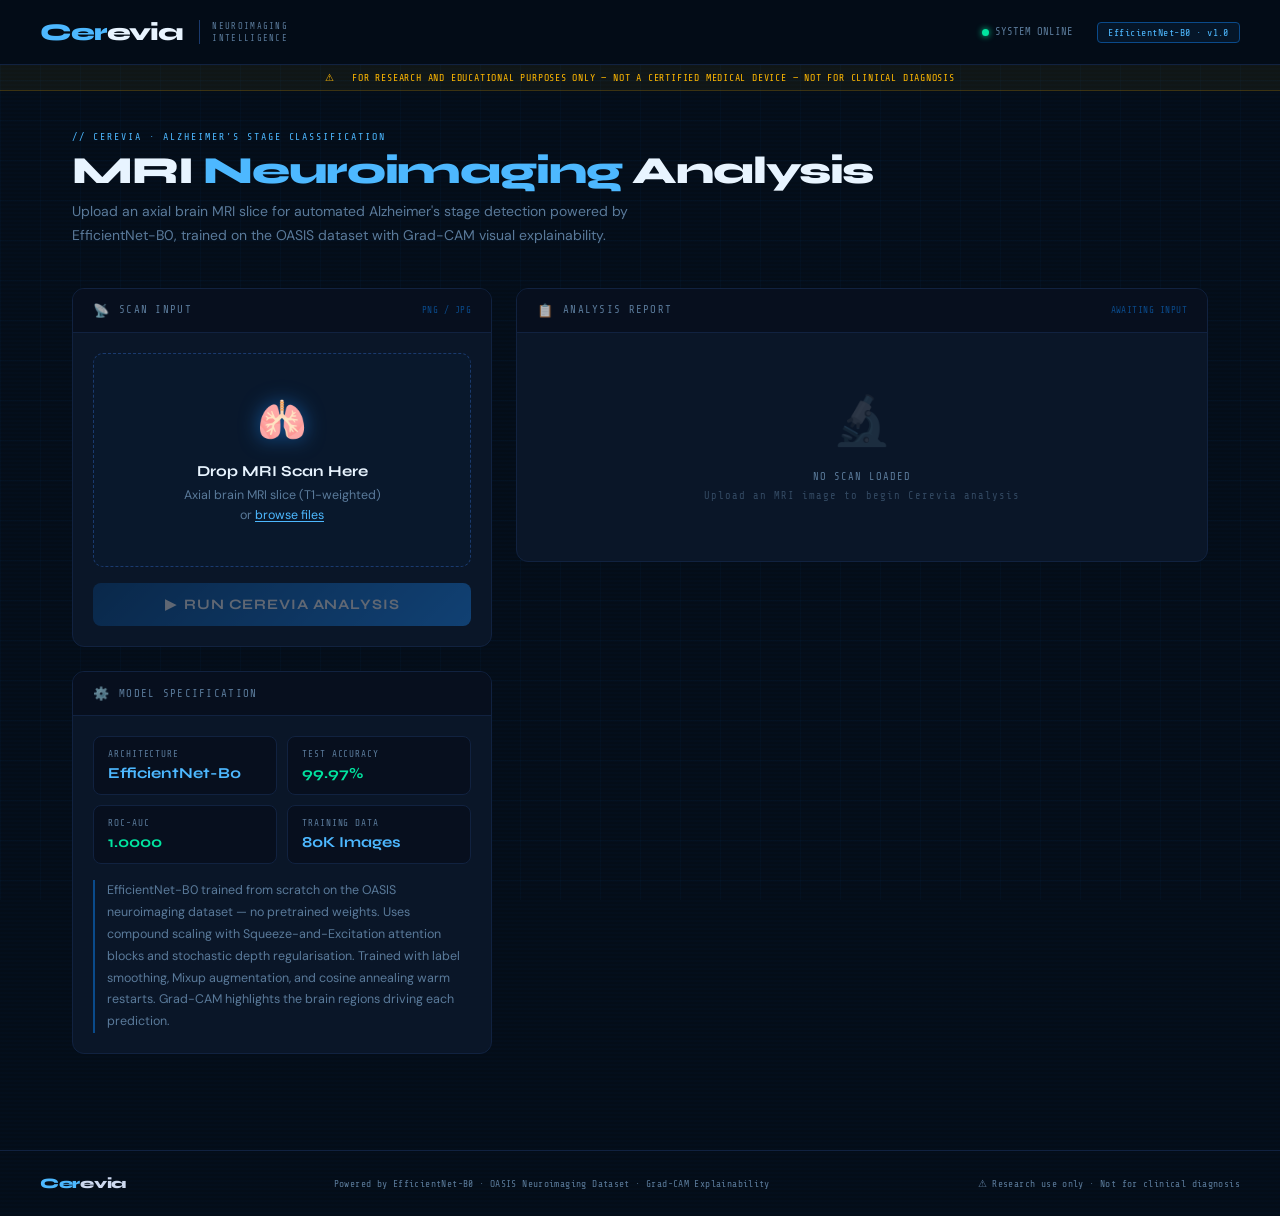
<file: cerevia-frontend/index.html>
<!DOCTYPE html>
<html lang="en">
<head>
  <meta charset="UTF-8"/>
  <meta name="viewport" content="width=device-width, initial-scale=1.0"/>
  <title>Cerevia — Alzheimer's MRI Analysis</title>
  <link href="https://fonts.googleapis.com/css2?family=Share+Tech+Mono&family=Syne:wght@400;600;700;800&family=DM+Sans:wght@300;400;500&display=swap" rel="stylesheet"/>
  <style>
    *, *::before, *::after { box-sizing: border-box; margin: 0; padding: 0; }

    :root {
      --bg-deep:     #040d18;
      --bg-panel:    #070f1e;
      --bg-card:     #0a1628;
      --bg-elevated: #0d1e35;
      --border:      #112240;
      --border-glow: #1a3a6e;
      --blue:        #1e90ff;
      --blue-bright: #4db8ff;
      --blue-dim:    #0a4a8a;
      --cyan:        #00d4ff;
      --green:       #00e5a0;
      --amber:       #ffb800;
      --red:         #ff4560;
      --text:        #cdd9f0;
      --text-dim:    #5a7a9a;
      --text-bright: #e8f4ff;
      --mono:        'Share Tech Mono', monospace;
      --display:     'Syne', sans-serif;
      --body:        'DM Sans', sans-serif;
    }

    html { scroll-behavior: smooth; }

    body {
      background: var(--bg-deep);
      color: var(--text);
      font-family: var(--body);
      min-height: 100vh;
      overflow-x: hidden;
      background-image:
        repeating-linear-gradient(
          0deg,
          transparent,
          transparent 2px,
          rgba(0, 100, 255, 0.015) 2px,
          rgba(0, 100, 255, 0.015) 4px
        );
    }

    body::before {
      content: '';
      position: fixed;
      inset: 0;
      background-image:
        linear-gradient(rgba(30, 144, 255, 0.03) 1px, transparent 1px),
        linear-gradient(90deg, rgba(30, 144, 255, 0.03) 1px, transparent 1px);
      background-size: 40px 40px;
      pointer-events: none;
      z-index: 0;
    }

    /* ── Header ── */
    header {
      position: relative;
      z-index: 10;
      border-bottom: 1px solid var(--border);
      background: rgba(4, 13, 24, 0.95);
      backdrop-filter: blur(12px);
      padding: 0 2rem;
    }

    .header-inner {
      max-width: 1200px;
      margin: 0 auto;
      display: flex;
      align-items: center;
      justify-content: space-between;
      height: 64px;
    }

    .logo-group {
      display: flex;
      align-items: center;
      gap: 12px;
    }

    .logo-mark {
      display: flex;
      align-items: center;
      gap: 0;
    }

    .logo-mark .c1 {
      font-family: var(--display);
      font-weight: 800;
      font-size: 1.5rem;
      color: var(--blue-bright);
      letter-spacing: -0.04em;
    }

    .logo-mark .c2 {
      font-family: var(--display);
      font-weight: 800;
      font-size: 1.5rem;
      color: var(--text-bright);
      letter-spacing: -0.04em;
    }

    .logo-tagline {
      font-family: var(--mono);
      font-size: 0.55rem;
      color: var(--text-dim);
      letter-spacing: 0.15em;
      text-transform: uppercase;
      border-left: 1px solid var(--border-glow);
      padding-left: 12px;
      margin-left: 4px;
      line-height: 1.4;
    }

    .header-meta {
      display: flex;
      align-items: center;
      gap: 1.5rem;
    }

    .status-dot {
      display: flex;
      align-items: center;
      gap: 6px;
      font-family: var(--mono);
      font-size: 0.65rem;
      color: var(--text-dim);
    }

    .dot {
      width: 7px; height: 7px;
      border-radius: 50%;
      background: var(--green);
      box-shadow: 0 0 6px var(--green);
      animation: pulse-dot 2s infinite;
    }

    @keyframes pulse-dot {
      0%, 100% { opacity: 1; }
      50% { opacity: 0.3; }
    }

    .model-badge {
      font-family: var(--mono);
      font-size: 0.62rem;
      color: var(--blue-bright);
      background: rgba(30, 144, 255, 0.08);
      border: 1px solid var(--blue-dim);
      border-radius: 4px;
      padding: 4px 10px;
      letter-spacing: 0.05em;
    }

    /* ── Disclaimer ── */
    .disclaimer-banner {
      position: relative;
      z-index: 10;
      background: rgba(255, 184, 0, 0.05);
      border-bottom: 1px solid rgba(255, 184, 0, 0.18);
      padding: 7px 2rem;
      text-align: center;
      font-family: var(--mono);
      font-size: 0.62rem;
      color: var(--amber);
      letter-spacing: 0.08em;
    }

    /* ── Main ── */
    main {
      position: relative;
      z-index: 1;
      max-width: 1200px;
      margin: 0 auto;
      padding: 2.5rem 2rem 4rem;
    }

    .page-title {
      margin-bottom: 2.5rem;
      animation: fadeUp 0.6s ease both;
    }

    .page-title .label {
      font-family: var(--mono);
      font-size: 0.62rem;
      color: var(--blue-bright);
      letter-spacing: 0.2em;
      text-transform: uppercase;
      margin-bottom: 0.5rem;
    }

    .page-title h1 {
      font-family: var(--display);
      font-size: clamp(1.6rem, 3vw, 2.4rem);
      font-weight: 800;
      color: var(--text-bright);
      letter-spacing: -0.03em;
      line-height: 1.1;
    }

    .page-title h1 span { color: var(--blue-bright); }

    .page-title p {
      margin-top: 0.5rem;
      font-size: 0.875rem;
      color: var(--text-dim);
      max-width: 560px;
      line-height: 1.7;
    }

    /* ── Workspace ── */
    .workspace {
      display: grid;
      grid-template-columns: 420px 1fr;
      gap: 1.5rem;
      align-items: start;
    }

    @media (max-width: 900px) {
      .workspace { grid-template-columns: 1fr; }
    }

    /* ── Panel ── */
    .panel {
      background: var(--bg-card);
      border: 1px solid var(--border);
      border-radius: 12px;
      overflow: hidden;
      animation: fadeUp 0.6s ease both;
    }

    .panel-header {
      display: flex;
      align-items: center;
      gap: 10px;
      padding: 13px 20px;
      border-bottom: 1px solid var(--border);
      background: var(--bg-panel);
    }

    .panel-header .icon { font-size: 13px; opacity: 0.7; }

    .panel-header h2 {
      font-family: var(--mono);
      font-size: 0.67rem;
      font-weight: 400;
      color: var(--text-dim);
      letter-spacing: 0.12em;
      text-transform: uppercase;
      flex: 1;
    }

    .panel-header .tag {
      font-family: var(--mono);
      font-size: 0.58rem;
      color: var(--blue-dim);
      letter-spacing: 0.05em;
    }

    .panel-body { padding: 20px; }

    /* ── Drop zone ── */
    .drop-zone {
      border: 1.5px dashed var(--border-glow);
      border-radius: 10px;
      padding: 2.5rem 1.5rem;
      text-align: center;
      cursor: pointer;
      transition: all 0.25s;
      background: rgba(30, 144, 255, 0.02);
      position: relative;
      overflow: hidden;
    }

    .drop-zone::before {
      content: '';
      position: absolute;
      inset: 0;
      background: radial-gradient(ellipse at center, rgba(30,144,255,0.06) 0%, transparent 70%);
      opacity: 0;
      transition: opacity 0.3s;
    }

    .drop-zone:hover, .drop-zone.dragover {
      border-color: var(--blue);
      background: rgba(30, 144, 255, 0.05);
    }

    .drop-zone:hover::before, .drop-zone.dragover::before { opacity: 1; }

    .drop-icon {
      font-size: 2.5rem;
      margin-bottom: 1rem;
      display: block;
      filter: drop-shadow(0 0 10px rgba(30, 144, 255, 0.5));
    }

    .drop-zone h3 {
      font-family: var(--display);
      font-size: 0.95rem;
      font-weight: 700;
      color: var(--text-bright);
      margin-bottom: 0.4rem;
    }

    .drop-zone p {
      font-size: 0.78rem;
      color: var(--text-dim);
      line-height: 1.6;
    }

    .drop-zone .browse {
      color: var(--blue-bright);
      cursor: pointer;
      text-decoration: underline;
      text-underline-offset: 2px;
    }

    #fileInput { display: none; }

    /* ── Preview ── */
    .preview-zone {
      display: none;
      position: relative;
      border-radius: 10px;
      overflow: hidden;
      border: 1px solid var(--border-glow);
      background: #000;
    }

    .preview-zone img {
      width: 100%;
      display: block;
      max-height: 260px;
      object-fit: contain;
    }

    .preview-overlay {
      position: absolute;
      top: 10px; right: 10px;
    }

    .btn-icon {
      width: 28px; height: 28px;
      border-radius: 6px;
      border: 1px solid var(--border);
      background: rgba(4, 13, 24, 0.85);
      color: var(--text-dim);
      cursor: pointer;
      display: flex;
      align-items: center;
      justify-content: center;
      font-size: 12px;
      transition: all 0.2s;
    }

    .btn-icon:hover { border-color: var(--red); color: var(--red); }

    /* ── Scan meta ── */
    .scan-meta {
      display: none;
      margin-top: 14px;
      background: var(--bg-panel);
      border: 1px solid var(--border);
      border-radius: 8px;
      padding: 12px 14px;
    }

    .meta-row {
      display: flex;
      justify-content: space-between;
      padding: 4px 0;
      font-family: var(--mono);
      font-size: 0.63rem;
    }

    .meta-row .key { color: var(--text-dim); }
    .meta-row .val { color: var(--cyan); }

    /* ── Analyse button ── */
    .btn-analyse {
      width: 100%;
      margin-top: 16px;
      padding: 13px;
      background: linear-gradient(135deg, #0a4a8a, #1e90ff);
      border: none;
      border-radius: 8px;
      color: #fff;
      font-family: var(--display);
      font-weight: 700;
      font-size: 0.9rem;
      letter-spacing: 0.06em;
      cursor: pointer;
      transition: all 0.25s;
      position: relative;
      overflow: hidden;
    }

    .btn-analyse::before {
      content: '';
      position: absolute;
      inset: 0;
      background: linear-gradient(135deg, #1e90ff, #00d4ff);
      opacity: 0;
      transition: opacity 0.25s;
    }

    .btn-analyse:hover:not(:disabled)::before { opacity: 1; }
    .btn-analyse span { position: relative; z-index: 1; }
    .btn-analyse:disabled { opacity: 0.35; cursor: not-allowed; }

    /* ── Model info ── */
    .model-info-grid {
      display: grid;
      grid-template-columns: 1fr 1fr;
      gap: 10px;
      margin-bottom: 16px;
    }

    .info-cell {
      background: var(--bg-panel);
      border: 1px solid var(--border);
      border-radius: 8px;
      padding: 12px 14px;
    }

    .info-cell .label {
      font-family: var(--mono);
      font-size: 0.58rem;
      color: var(--text-dim);
      letter-spacing: 0.1em;
      text-transform: uppercase;
      margin-bottom: 5px;
    }

    .info-cell .value {
      font-family: var(--display);
      font-size: 0.95rem;
      font-weight: 700;
      color: var(--blue-bright);
    }

    .info-cell .value.green { color: var(--green); }

    .model-desc {
      font-size: 0.78rem;
      color: var(--text-dim);
      line-height: 1.75;
      border-left: 2px solid var(--blue-dim);
      padding-left: 12px;
    }

    /* ── Results ── */
    #resultsPanel { display: none; }

    .diagnosis-card {
      background: var(--bg-elevated);
      border: 1px solid var(--border-glow);
      border-radius: 10px;
      padding: 20px;
      margin-bottom: 16px;
      position: relative;
      overflow: hidden;
    }

    .diagnosis-card::before {
      content: '';
      position: absolute;
      top: 0; left: 0; right: 0;
      height: 2px;
      background: linear-gradient(90deg, var(--blue), var(--cyan));
    }

    .dx-label {
      font-family: var(--mono);
      font-size: 0.58rem;
      color: var(--text-dim);
      letter-spacing: 0.18em;
      text-transform: uppercase;
      margin-bottom: 8px;
    }

    .dx-result {
      font-family: var(--display);
      font-size: 1.9rem;
      font-weight: 800;
      color: var(--text-bright);
      letter-spacing: -0.02em;
      margin-bottom: 4px;
    }

    .dx-confidence {
      font-family: var(--mono);
      font-size: 0.72rem;
      color: var(--cyan);
    }

    .dx-meta {
      display: flex;
      gap: 20px;
      margin-top: 14px;
      padding-top: 14px;
      border-top: 1px solid var(--border);
      flex-wrap: wrap;
    }

    .dx-meta-item .key {
      font-family: var(--mono);
      font-size: 0.55rem;
      color: var(--text-dim);
      letter-spacing: 0.1em;
      margin-bottom: 3px;
    }

    .dx-meta-item .val {
      font-family: var(--mono);
      font-size: 0.72rem;
      color: var(--green);
    }

    /* ── Prob bars ── */
    .prob-section { margin-bottom: 6px; }
    .prob-row { margin-bottom: 12px; }

    .prob-header {
      display: flex;
      justify-content: space-between;
      margin-bottom: 5px;
    }

    .prob-name {
      font-family: var(--mono);
      font-size: 0.65rem;
      color: var(--text);
    }

    .prob-pct {
      font-family: var(--mono);
      font-size: 0.65rem;
      color: var(--blue-bright);
    }

    .prob-track {
      height: 6px;
      background: var(--bg-panel);
      border-radius: 3px;
      overflow: hidden;
      border: 1px solid var(--border);
    }

    .prob-fill {
      height: 100%;
      border-radius: 3px;
      width: 0%;
      transition: width 1s cubic-bezier(0.16, 1, 0.3, 1);
      background: linear-gradient(90deg, var(--blue-dim), var(--blue));
    }

    .prob-fill.top {
      background: linear-gradient(90deg, #0a4a8a, var(--cyan));
      box-shadow: 0 0 8px rgba(0, 212, 255, 0.35);
    }

    /* ── Grad-CAM ── */
    .gradcam-grid {
      display: grid;
      grid-template-columns: 1fr 1fr;
      gap: 12px;
    }

    .gradcam-label {
      font-family: var(--mono);
      font-size: 0.58rem;
      color: var(--text-dim);
      letter-spacing: 0.1em;
      text-transform: uppercase;
      margin-bottom: 8px;
    }

    .gradcam-grid img {
      width: 100%;
      border-radius: 8px;
      border: 1px solid var(--border);
      display: block;
    }

    .gradcam-legend {
      margin-top: 12px;
      display: flex;
      align-items: center;
      gap: 8px;
      font-family: var(--mono);
      font-size: 0.58rem;
      color: var(--text-dim);
    }

    .legend-bar {
      flex: 1;
      height: 5px;
      border-radius: 3px;
      background: linear-gradient(90deg, #00f, #0ff, #0f0, #ff0, #f00);
    }

    .gradcam-note {
      margin-top: 12px;
      font-size: 0.73rem;
      color: var(--text-dim);
      line-height: 1.7;
      background: var(--bg-panel);
      border: 1px solid var(--border);
      border-radius: 8px;
      padding: 12px 14px;
    }

    /* ── Loading ── */
    .loading-overlay {
      display: none;
      position: fixed;
      inset: 0;
      background: rgba(4, 13, 24, 0.88);
      backdrop-filter: blur(8px);
      z-index: 1000;
      align-items: center;
      justify-content: center;
      flex-direction: column;
      gap: 1.5rem;
    }

    .loading-overlay.active { display: flex; }

    .scanner {
      width: 110px; height: 110px;
      position: relative;
    }

    .scanner-ring {
      position: absolute;
      inset: 0;
      border-radius: 50%;
      border: 2px solid transparent;
      border-top-color: var(--blue);
      animation: spin 1s linear infinite;
    }

    .scanner-ring:nth-child(2) {
      inset: 12px;
      border-top-color: var(--cyan);
      animation-duration: 1.5s;
      animation-direction: reverse;
    }

    .scanner-ring:nth-child(3) {
      inset: 24px;
      border-top-color: var(--blue-bright);
      animation-duration: 2s;
    }

    .scanner-center {
      position: absolute;
      inset: 36px;
      border-radius: 50%;
      background: rgba(30, 144, 255, 0.08);
      border: 1px solid var(--blue-dim);
      display: flex;
      align-items: center;
      justify-content: center;
      font-size: 16px;
    }

    @keyframes spin { to { transform: rotate(360deg); } }

    .loading-brand {
      font-family: var(--display);
      font-size: 1.4rem;
      font-weight: 800;
      letter-spacing: -0.02em;
    }

    .loading-brand span { color: var(--blue-bright); }

    .loading-text {
      font-family: var(--mono);
      font-size: 0.7rem;
      color: var(--blue-bright);
      letter-spacing: 0.12em;
      animation: blink 1.2s infinite;
    }

    @keyframes blink {
      0%, 100% { opacity: 1; }
      50% { opacity: 0.25; }
    }

    /* ── Placeholder ── */
    .placeholder-body {
      padding: 3.5rem 2rem;
      text-align: center;
    }

    .placeholder-body .ph-icon {
      font-size: 3rem;
      opacity: 0.15;
      margin-bottom: 1rem;
      display: block;
    }

    .placeholder-body p {
      font-family: var(--mono);
      font-size: 0.65rem;
      color: var(--text-dim);
      letter-spacing: 0.1em;
      line-height: 1.8;
    }

    /* ── Footer ── */
    footer {
      position: relative;
      z-index: 1;
      border-top: 1px solid var(--border);
      padding: 1.5rem 2rem;
      margin-top: 2rem;
    }

    .footer-inner {
      max-width: 1200px;
      margin: 0 auto;
      display: flex;
      justify-content: space-between;
      align-items: center;
      flex-wrap: wrap;
      gap: 1rem;
    }

    .footer-logo {
      font-family: var(--display);
      font-weight: 800;
      font-size: 0.9rem;
      letter-spacing: -0.02em;
    }

    .footer-logo span { color: var(--blue-bright); }

    .footer-inner p {
      font-family: var(--mono);
      font-size: 0.6rem;
      color: var(--text-dim);
      letter-spacing: 0.04em;
    }

    /* ── Animations ── */
    @keyframes fadeUp {
      from { opacity: 0; transform: translateY(16px); }
      to   { opacity: 1; transform: translateY(0); }
    }

    .panel:nth-child(2) { animation-delay: 0.1s; }
    .panel:nth-child(3) { animation-delay: 0.2s; }
  </style>
</head>
<body>

  <header>
    <div class="header-inner">
      <div class="logo-group">
        <div class="logo-mark">
          <span class="c1">Cer</span><span class="c2">evia</span>
        </div>
        <div class="logo-tagline">Neuroimaging<br/>Intelligence</div>
      </div>
      <div class="header-meta">
        <div class="status-dot">
          <div class="dot"></div>
          <span>SYSTEM ONLINE</span>
        </div>
        <div class="model-badge">EfficientNet-B0 · v1.0</div>
      </div>
    </div>
  </header>

  <div class="disclaimer-banner">
    ⚠ &nbsp; FOR RESEARCH AND EDUCATIONAL PURPOSES ONLY — NOT A CERTIFIED MEDICAL DEVICE — NOT FOR CLINICAL DIAGNOSIS
  </div>

  <main>

    <div class="page-title">
      <div class="label">// CEREVIA · ALZHEIMER'S STAGE CLASSIFICATION</div>
      <h1>MRI <span>Neuroimaging</span> Analysis</h1>
      <p>Upload an axial brain MRI slice for automated Alzheimer's stage detection powered by EfficientNet-B0, trained on the OASIS dataset with Grad-CAM visual explainability.</p>
    </div>

    <div class="workspace">

      <!-- Left column -->
      <div style="display:flex; flex-direction:column; gap:1.5rem;">

        <!-- Upload -->
        <div class="panel">
          <div class="panel-header">
            <span class="icon">📡</span>
            <h2>Scan Input</h2>
            <span class="tag">PNG / JPG</span>
          </div>
          <div class="panel-body">

            <input type="file" id="fileInput" accept="image/*"/>

            <div class="drop-zone" id="dropZone">
              <span class="drop-icon">🫁</span>
              <h3>Drop MRI Scan Here</h3>
              <p>Axial brain MRI slice (T1-weighted)<br/>
                or <span class="browse" onclick="document.getElementById('fileInput').click()">browse files</span>
              </p>
            </div>

            <div class="preview-zone" id="previewZone">
              <img id="previewImg" alt="MRI Preview"/>
              <div class="preview-overlay">
                <button class="btn-icon" onclick="clearScan()">✕</button>
              </div>
            </div>

            <div class="scan-meta" id="scanMeta">
              <div class="meta-row">
                <span class="key">FILENAME</span>
                <span class="val" id="metaName">—</span>
              </div>
              <div class="meta-row">
                <span class="key">SIZE</span>
                <span class="val" id="metaSize">—</span>
              </div>
              <div class="meta-row">
                <span class="key">STATUS</span>
                <span class="val">READY FOR ANALYSIS</span>
              </div>
            </div>

            <button class="btn-analyse" id="analyseBtn" onclick="analyse()" disabled>
              <span>▶ &nbsp;RUN CEREVIA ANALYSIS</span>
            </button>

          </div>
        </div>

        <!-- Model info -->
        <div class="panel">
          <div class="panel-header">
            <span class="icon">⚙️</span>
            <h2>Model Specification</h2>
          </div>
          <div class="panel-body">
            <div class="model-info-grid">
              <div class="info-cell">
                <div class="label">Architecture</div>
                <div class="value">EfficientNet-B0</div>
              </div>
              <div class="info-cell">
                <div class="label">Test Accuracy</div>
                <div class="value green">99.97%</div>
              </div>
              <div class="info-cell">
                <div class="label">ROC-AUC</div>
                <div class="value green">1.0000</div>
              </div>
              <div class="info-cell">
                <div class="label">Training Data</div>
                <div class="value">80K Images</div>
              </div>
            </div>
            <p class="model-desc">
              EfficientNet-B0 trained from scratch on the OASIS neuroimaging dataset —
              no pretrained weights. Uses compound scaling with Squeeze-and-Excitation
              attention blocks and stochastic depth regularisation. Trained with label
              smoothing, Mixup augmentation, and cosine annealing warm restarts.
              Grad-CAM highlights the brain regions driving each prediction.
            </p>
          </div>
        </div>

      </div>

      <!-- Right column -->
      <div style="display:flex; flex-direction:column; gap:1.5rem;">

        <!-- Placeholder -->
        <div class="panel" id="placeholderPanel">
          <div class="panel-header">
            <span class="icon">📋</span>
            <h2>Analysis Report</h2>
            <span class="tag">AWAITING INPUT</span>
          </div>
          <div class="placeholder-body">
            <span class="ph-icon">🔬</span>
            <p>NO SCAN LOADED<br/>
              <span style="opacity:0.5;">Upload an MRI image to begin Cerevia analysis</span>
            </p>
          </div>
        </div>

        <!-- Results -->
        <div id="resultsPanel">

          <!-- Clinical report -->
          <div class="panel" style="margin-bottom:1.5rem;">
            <div class="panel-header">
              <span class="icon">📋</span>
              <h2>Cerevia Clinical Report</h2>
              <span class="tag" id="reportTime">—</span>
            </div>
            <div class="panel-body">

              <div class="diagnosis-card">
                <div class="dx-label">PRIMARY DIAGNOSIS</div>
                <div class="dx-result" id="dxResult">—</div>
                <div class="dx-confidence" id="dxConf">—</div>
                <div class="dx-meta">
                  <div class="dx-meta-item">
                    <div class="key">ENGINE</div>
                    <div class="val">EFFICIENTNET-B0</div>
                  </div>
                  <div class="dx-meta-item">
                    <div class="key">DATASET</div>
                    <div class="val">OASIS</div>
                  </div>
                  <div class="dx-meta-item">
                    <div class="key">EXPLAINABILITY</div>
                    <div class="val">GRAD-CAM</div>
                  </div>
                  <div class="dx-meta-item">
                    <div class="key">PLATFORM</div>
                    <div class="val">CEREVIA v1.0</div>
                  </div>
                </div>
              </div>

              <div class="panel-header" style="margin: 0 -20px 16px; padding: 10px 20px;">
                <span class="icon">📊</span>
                <h2>Class Probability Distribution</h2>
              </div>

              <div class="prob-section" id="probBars"></div>

            </div>
          </div>

          <!-- Grad-CAM -->
          <div class="panel">
            <div class="panel-header">
              <span class="icon">🔥</span>
              <h2>Grad-CAM Activation Map</h2>
              <span class="tag">EXPLAINABILITY</span>
            </div>
            <div class="panel-body">
              <div class="gradcam-grid">
                <div>
                  <div class="gradcam-label">Original MRI Scan</div>
                  <img id="originalImg" alt="original"/>
                </div>
                <div>
                  <div class="gradcam-label">Activation Heatmap</div>
                  <img id="gradcamImg" alt="gradcam"/>
                </div>
              </div>
              <div class="gradcam-legend">
                <span>LOW</span>
                <div class="legend-bar"></div>
                <span>HIGH ACTIVATION</span>
              </div>
              <div class="gradcam-note">
                Red and yellow regions indicate brain areas that most strongly influenced
                Cerevia's prediction. High activation in the temporal lobe, hippocampus,
                and parietal regions is consistent with known Alzheimer's neurodegeneration patterns.
              </div>
            </div>
          </div>

        </div>
      </div>
    </div>
  </main>

  <!-- Loading -->
  <div class="loading-overlay" id="loadingOverlay">
    <div class="scanner">
      <div class="scanner-ring"></div>
      <div class="scanner-ring"></div>
      <div class="scanner-ring"></div>
      <div class="scanner-center">🧠</div>
    </div>
    <div class="loading-brand"><span>Cer</span>evia</div>
    <div class="loading-text">ANALYSING NEUROIMAGING DATA...</div>
  </div>

  <footer>
    <div class="footer-inner">
      <div class="footer-logo"><span>Cer</span>evia</div>
      <p>Powered by EfficientNet-B0 · OASIS Neuroimaging Dataset · Grad-CAM Explainability</p>
      <p>⚠ Research use only · Not for clinical diagnosis</p>
    </div>
  </footer>

  <script>
    const API = 'https://ved2005-alzheimers-mri-backend.hf.space/predict';

    // Wakeup call for backend if its sleeping
    fetch('https://ved2005-alzheimers-mri-backend.hf.space/health')
      .catch(() => {});

    let selectedFile = null;

    const fileInput   = document.getElementById('fileInput');
    const dropZone    = document.getElementById('dropZone');
    const previewZone = document.getElementById('previewZone');
    const previewImg  = document.getElementById('previewImg');
    const analyseBtn  = document.getElementById('analyseBtn');
    const scanMeta    = document.getElementById('scanMeta');

    fileInput.addEventListener('change', e => setFile(e.target.files[0]));

    dropZone.addEventListener('dragover',  e => { e.preventDefault(); dropZone.classList.add('dragover'); });
    dropZone.addEventListener('dragleave', () => dropZone.classList.remove('dragover'));
    dropZone.addEventListener('drop', e => {
      e.preventDefault();
      dropZone.classList.remove('dragover');
      const f = e.dataTransfer.files[0];
      if (f && f.type.startsWith('image/')) setFile(f);
    });
    dropZone.addEventListener('click', () => fileInput.click());

    function setFile(file) {
      if (!file) return;
      selectedFile = file;
      const url = URL.createObjectURL(file);
      previewImg.src = url;
      document.getElementById('originalImg').src = url;
      dropZone.style.display    = 'none';
      previewZone.style.display = 'block';
      scanMeta.style.display    = 'block';
      analyseBtn.disabled       = false;
      document.getElementById('metaName').textContent =
        file.name.length > 22 ? file.name.slice(0, 19) + '...' : file.name;
      document.getElementById('metaSize').textContent =
        (file.size / 1024).toFixed(1) + ' KB';
      document.getElementById('resultsPanel').style.display    = 'none';
      document.getElementById('placeholderPanel').style.display = 'block';
    }

    function clearScan() {
      selectedFile = null;
      fileInput.value = '';
      previewImg.src = '';
      dropZone.style.display    = 'block';
      previewZone.style.display = 'none';
      scanMeta.style.display    = 'none';
      analyseBtn.disabled       = true;
      document.getElementById('resultsPanel').style.display    = 'none';
      document.getElementById('placeholderPanel').style.display = 'block';
    }

    async function analyse() {
      if (!selectedFile) return;
      document.getElementById('loadingOverlay').classList.add('active');
      analyseBtn.disabled = true;

      const form = new FormData();
      form.append('file', selectedFile);

      try {
        const res  = await fetch(API, { method: 'POST', body: form });
        const data = await res.json();
        if (!res.ok) { alert('Error: ' + (data.detail || 'Unknown error')); return; }
        renderResults(data);
      } catch (err) {
        alert('Network error — the backend may be waking up. Wait 30 seconds and try again.\n\n' + err.message);
      } finally {
        document.getElementById('loadingOverlay').classList.remove('active');
        analyseBtn.disabled = false;
      }
    }

    function renderResults(data) {
      document.getElementById('placeholderPanel').style.display = 'none';
      document.getElementById('resultsPanel').style.display     = 'block';

      document.getElementById('dxResult').textContent = data.predicted_class;
      document.getElementById('dxConf').textContent   =
        'CONFIDENCE: ' + (data.confidence * 100).toFixed(1) + '%';

      const now = new Date();
      document.getElementById('reportTime').textContent =
        now.toLocaleTimeString('en-GB', { hour12: false });

      const container = document.getElementById('probBars');
      container.innerHTML = '';
      const sorted = Object.entries(data.probabilities).sort((a,b) => b[1]-a[1]);
      sorted.forEach(([cls, prob], i) => {
        const pct = (prob * 100).toFixed(1);
        const div = document.createElement('div');
        div.className = 'prob-row';
        div.innerHTML = `
          <div class="prob-header">
            <span class="prob-name">${cls.toUpperCase()}</span>
            <span class="prob-pct">${pct}%</span>
          </div>
          <div class="prob-track">
            <div class="prob-fill ${i===0?'top':''}" data-pct="${pct}"></div>
          </div>`;
        container.appendChild(div);
      });

      requestAnimationFrame(() => {
        document.querySelectorAll('.prob-fill').forEach(b => {
          b.style.width = b.dataset.pct + '%';
        });
      });

      document.getElementById('gradcamImg').src =
        'data:image/png;base64,' + data.gradcam_image;

      document.getElementById('resultsPanel').scrollIntoView({ behavior: 'smooth', block: 'start' });
    }
  </script>

</body>
</html>
</file>
